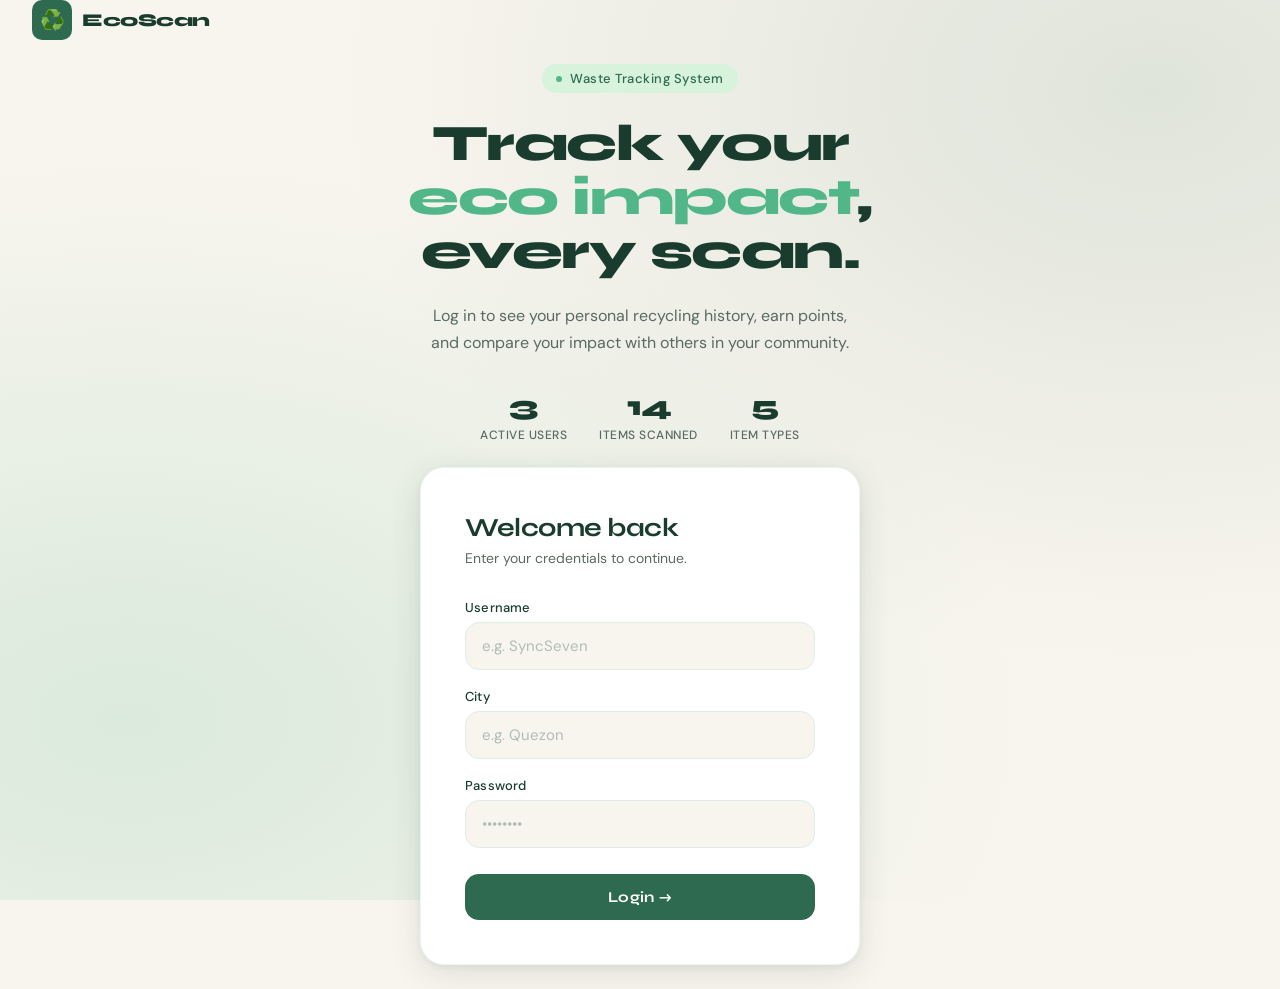
<file: src/history.html>
<!--This class was created with Generative AI-->
<!DOCTYPE html>
<html lang="en">
  <head>
    <meta charset="UTF-8" />
    <meta name="viewport" content="width=device-width, initial-scale=1.0" />
    <link rel="stylesheet" href="../css/login.css" />
    <!-- for bootstrap icons -->
    <link rel="stylesheet" href="https://cdn.jsdelivr.net/npm/bootstrap-icons@1.11.3/font/bootstrap-icons.css">
    <title>EcoScan — My History</title>
  </head>
  <body class="app-page">

    <header class="app-header grid">
      <a href="login.html" class="app-logo">
        <div class="logo-icon">♻️</div>
        <span>EcoScan</span>
      </a>
      <nav class="app-nav">
        <a href="history.html" class="nav-icon-btn" data-tooltip="My History" style="color:var(--accent);">
          <span class="icon-wrap">
            <i class="bi bi-clock-fill"></i>
            <span class="nav-text-active">My History</span>
          </span>
        </a>
        <a href="users.html" class="nav-icon-btn" data-tooltip="All Users">
          <span class="icon-wrap">
            <i class="bi bi-globe-asia-australia"></i>
            <span class="nav-text">All Users</span>
          </span>
        </a>
        <a href="../index.html" class="nav-icon-btn" data-tooltip="Scan">
          <span class="icon-wrap">
            <i class="bi bi-camera-fill"></i>
            <span class="nav-text">Scan</span>
          </span>
        </a>
      </nav>
      <div class="app-header-right">
        <div class="user-pill">
          <div class="user-avatar" id="header-avatar">?</div>
          <span class="user-name" id="header-name">Loading…</span>
        </div>
        <button class="logout-btn" onclick="logout()"><i class="bi bi-box-arrow-in-right"></i></button>
      </div>
    </header>

    <div class="page-content">
      <div class="page-header">
        <div class="page-title-wrap">
          <p class="page-eyebrow">Personal Dashboard</p>
          <h1 class="page-title" id="page-title">My <span>Scan History</span></h1>
        </div>
      </div>

      <div class="stats-row grid" id="stats-row"></div>

      <div class="table-card">
        <div class="table-card-header">
          <h3>All Scanned Items</h3>
          <span class="badge" id="total-badge">0 items</span>
        </div>
        <table class="data-table">
          <thead>
            <tr>
              <th>Item</th>
              <th>Date</th>
              <th>Time</th>
            </tr>
          </thead>
          <tbody id="history-body"></tbody>
        </table>
      </div>
    </div>

    <script src="../js/users.js"></script>
    <script>
      const user = requireAuth();
      if (!user) throw new Error("Not authenticated");

      document.getElementById("header-name").textContent   = user.displayName;
      document.getElementById("header-avatar").textContent = user.displayName.charAt(0);
      document.getElementById("page-title").innerHTML =
        `<span>${user.displayName.split(" ")[0]}'s</span> Scan History`;

      const counts  = getItemCounts(user);
      const total   = user.history.length;
      const topItem = Object.entries(counts).sort((a,b) => b[1]-a[1])[0];

      const ICONS = {
        "Plastic Bottle":  "🍶",
        "Cardboard":       "📦",
        "Paper Cup":       "☕",
        "Snack Wrapper":  "🍟",
        "Paper Container": "🗂️",
        "Food Waste":      "🍌",
      };

      document.getElementById("stats-row").innerHTML = `
        <div class="stat-card">
          <div><i class="bi bi-basket2-fill" style="color: var(--green-light);"></i></div>
          <div class="sc-value">${total}</div>
          <div class="sc-label">Total Items Scanned</div>
        </div>
        <div class="stat-card">
          <div class="sc-icon">${topItem ? ICONS[topItem[0]] || "♻️" : "—"}</div>
          <div class="sc-value">${topItem ? topItem[1] : 0}</div>
          <div class="sc-label">Most Scanned: ${topItem ? topItem[0] : "—"}</div>
        </div>
        <div class="stat-card">
          <div><i class="bi bi-box-seam-fill" style="color: var(--green-light);"></i></div>
          <div class="sc-value">${Object.keys(counts).length}</div>
          <div class="sc-label">Item Types Found</div>
        </div>
        <div class="stat-card">
          <div><i class="bi bi-calendar2-week-fill" style="color: var(--green-light);"></i></div>
          <div class="sc-value">${user.history.length > 0
            ? new Date(user.history[user.history.length - 1].date)
                .toLocaleDateString("en-PH", { month: "short", day: "numeric" })
            : "—"}</div>
          <div class="sc-label">Last Scan</div>
        </div>
      `;

      document.getElementById("total-badge").textContent = `${total} item${total !== 1 ? "s" : ""}`;

      const tbody = document.getElementById("history-body");
      if (user.history.length === 0) {
        tbody.innerHTML = `<tr><td colspan="3" style="text-align:center;padding:40px;color:var(--muted);">
          No items scanned yet. Start scanning! 🌱</td></tr>`;
      } else {
        [...user.history].reverse().forEach(entry => {
          const tr = document.createElement("tr");
          tr.innerHTML = `
            <td><span class="item-chip">${entry.emoji} ${entry.item}</span></td>
            <td>${new Date(entry.date).toLocaleDateString("en-PH",
                  { year: "numeric", month: "short", day: "numeric" })}</td>
            <td>${entry.time}</td>
          `;
          tbody.appendChild(tr);
        });
      }
    </script>
  </body>
</html>
</file>
<file: css/login.css>
/*This class was created with Generative AI */
@import url('https://fonts.googleapis.com/css2?family=Syne:wght@400;600;700;800&family=DM+Sans:wght@300;400;500&display=swap');

/***************************
 *  CSS VARIABLES / RESET  *
 ***************************/
*, *::before, *::after { box-sizing: border-box; margin: 0; padding: 0; }

:root {
  --green-deep:   #1a3c2e;
  --green-mid:    #2d6a4f;
  --green-light:  #52b788;
  --green-pale:   #d8f3dc;
  --cream:        #f8f5ee;
  --ink:          #1a1a1a;
  --muted:        #5a6a60;
  --white:        #ffffff;
  --accent:       #95d5b2;
  --danger:       #c0392b;
  --radius:       14px;
  --shadow:       0 8px 32px rgba(26,60,46,0.12);
  --transition:   0.25s ease;
}

html, body {
  height: 100%;
  font-family: 'DM Sans', sans-serif;
  background-color: var(--cream);
  color: var(--ink);
}

/***************************
 *        GRID BASE        *
 ***************************/
.grid {
  display: grid;
  grid-template-columns: repeat(12, 1fr);
  gap: 24px;
}

/***************************
 *      LOGIN PAGE         *
 ***************************/
body.login-page {
  min-height: fit-content; 
  display: grid;
  grid-template-rows: auto 1fr;
  background: 
    radial-gradient(ellipse at 10% 80%, rgba(82,183,136,0.18) 0%, transparent 55%),
    radial-gradient(ellipse at 90% 10%, rgba(45,106,79,0.12) 0%, transparent 50%),
    var(--cream);
}

/* ── Header ── */
.login-header {
  display: grid;
  grid-template-columns: repeat(12, 1fr);
  gap: 24px;
  padding: 36px 60px 0;
  align-items: center;
}

.login-logo {
  grid-column: 1 / 3;
  display: flex;
  align-items: center;
  gap: 10px;
  text-decoration: none;
}

.login-logo .logo-icon {
  width: 40px;
  height: 40px;
  background: var(--green-mid);
  border-radius: 10px;
  display: flex;
  align-items: center;
  justify-content: center;
  font-size: 20px;
}

.login-logo span {
  font-family: 'Syne', sans-serif;
  font-weight: 800;
  font-size: 18px;
  color: var(--green-deep);
  letter-spacing: -0.5px;
}

/* ── Main Layout ── */
.login-main {
  display: grid;
  grid-template-columns: repeat(12, 1fr);
  gap: 24px;
  padding: 40px 60px 60px;
  align-items: center;
}

/* ── Left: Hero Text ── */
.login-hero {
  grid-column: 1 / 7;
  display: flex;
  flex-direction: column;
  gap: 24px;
  padding-right: 40px;
}

.login-eyebrow {
  display: inline-flex;
  align-items: center;
  gap: 8px;
  background: var(--green-pale);
  color: var(--green-mid);
  font-size: 13px;
  font-weight: 500;
  letter-spacing: 0.5px;
  padding: 6px 14px;
  border-radius: 100px;
  width: fit-content;
}

.login-eyebrow::before {
  content: '';
  width: 6px;
  height: 6px;
  border-radius: 50%;
  background: var(--green-light);
  animation: pulse 2s infinite;
}

@keyframes pulse {
  0%, 100% { opacity: 1; transform: scale(1); }
  50%       { opacity: 0.5; transform: scale(1.4); }
}

.login-hero h1 {
  font-family: 'Syne', sans-serif;
  font-size: clamp(36px, 4vw, 58px);
  font-weight: 800;
  line-height: 1.05;
  letter-spacing: -1.5px;
  color: var(--green-deep);
}

.login-hero h1 em {
  font-style: normal;
  color: var(--green-light);
}

.login-hero p {
  font-size: 16px;
  line-height: 1.7;
  color: var(--muted);
  max-width: 420px;
}

.login-stats {
  display: flex;
  gap: 32px;
  margin-top: 8px;
}

.stat-item {
  display: flex;
  flex-direction: column;
  gap: 4px;
}

.stat-value {
  font-family: 'Syne', sans-serif;
  font-size: 28px;
  font-weight: 800;
  color: var(--green-deep);
  letter-spacing: -1px;
}

.stat-label {
  font-size: 12px;
  color: var(--muted);
  font-weight: 500;
  text-transform: uppercase;
  letter-spacing: 0.5px;
}

/* ── Right: Form Card ── */
.login-form-wrap {
  grid-column: 7 / 12;
  display: flex;
  justify-content: flex-end;
}

.form-card {
  background: var(--white);
  border-radius: 24px;
  padding: 44px;
  width: 100%;
  max-width: 440px;
  box-shadow: var(--shadow), 0 2px 8px rgba(26,60,46,0.06);
  border: 1px solid rgba(149,213,178,0.2);
  animation: slideUp 0.5s ease both;
}

@keyframes slideUp {
  from { opacity: 0; transform: translateY(24px); }
  to   { opacity: 1; transform: translateY(0); }
}

.form-card h2 {
  font-family: 'Syne', sans-serif;
  font-size: 26px;
  font-weight: 700;
  color: var(--green-deep);
  margin-bottom: 6px;
  letter-spacing: -0.5px;
}

.form-card .form-subtitle {
  font-size: 14px;
  color: var(--muted);
  margin-bottom: 32px;
}

.form-fieldset {
  display: flex;
  flex-direction: column;
  gap: 18px;
  border: none;
  padding: 0;
}

.field-group {
  display: flex;
  flex-direction: column;
  gap: 6px;
}

.field-group label {
  font-size: 13px;
  font-weight: 500;
  color: var(--green-deep);
  letter-spacing: 0.2px;
}

.field-group input {
  padding: 13px 16px;
  border: 1.5px solid #e0ece6;
  border-radius: var(--radius);
  font-family: 'DM Sans', sans-serif;
  font-size: 15px;
  color: var(--ink);
  background: var(--cream);
  transition: border-color var(--transition), box-shadow var(--transition);
  outline: none;
}

.field-group input:focus {
  border-color: var(--green-light);
  background: var(--white);
  box-shadow: 0 0 0 3px rgba(82,183,136,0.15);
}

.field-group input::placeholder {
  color: #b0bdb5;
}

.login-btn {
  margin-top: 8px;
  padding: 14px;
  background: var(--green-mid);
  color: var(--white);
  border: none;
  border-radius: var(--radius);
  font-family: 'Syne', sans-serif;
  font-size: 15px;
  font-weight: 700;
  letter-spacing: 0.3px;
  cursor: pointer;
  transition: background var(--transition), transform var(--transition), box-shadow var(--transition);
  width: 100%;
}

.login-btn:hover {
  background: var(--green-deep);
  transform: translateY(-1px);
  box-shadow: 0 6px 20px rgba(45,106,79,0.3);
}

.login-btn:active {
  transform: translateY(0);
}

.error-msg {
  color: var(--danger);
  font-size: 13px;
  background: #fdf0ef;
  border: 1px solid #f5c6c2;
  border-radius: 8px;
  padding: 10px 14px;
  display: none;
}

.error-msg.visible {
  display: block;
  animation: shake 0.3s ease;
}

@keyframes shake {
  0%, 100% { transform: translateX(0); }
  25%       { transform: translateX(-6px); }
  75%       { transform: translateX(6px); }
}

/***************************
 *  HISTORY / USERS PAGES  *
 ***************************/
body.app-page {
  min-height: 100vh;
  display: grid;
  grid-template-rows: auto 1fr;
  background: var(--cream);
}

/* ── App Header ── */
.app-header {
  background: var(--green-deep);
  padding: 0 60px;
  display: grid;
  grid-template-columns: repeat(12, 1fr);
  gap: 24px;
  align-items: center;
  height: 68px;
  position: sticky;
  top: 0;
  z-index: 100;
  box-shadow: 0 2px 16px rgba(26,60,46,0.2);
}

.app-logo {
  grid-column: 1 / 3;
  display: flex;
  align-items: center;
  gap: 10px;
  text-decoration: none;
}

.app-logo .logo-icon {
  width: 34px;
  height: 34px;
  background: var(--green-light);
  border-radius: 8px;
  display: flex;
  align-items: center;
  justify-content: center;
  font-size: 16px;
}

.app-logo span {
  font-family: 'Syne', sans-serif;
  font-weight: 800;
  font-size: 16px;
  color: var(--white);
  letter-spacing: -0.3px;
}

.app-nav {
  grid-column: 3 / 10;
  display: flex;
  gap: 4px;
}

.app-nav a {
  color: rgba(255,255,255,0.65);
  text-decoration: none;
  font-size: 14px;
  font-weight: 500;
  padding: 8px 16px;
  border-radius: 8px;
  transition: all var(--transition);
}

.app-nav a:hover,
.app-nav span.nav-text-active {
  color: var(--white);
}

.app-nav span.nav-text-active {
  color: var(--accent);
}

.app-header-right {
  grid-column: 10 / 13;
  display: flex;
  align-items: center;
  justify-content: flex-end;
  gap: 12px;
}

.user-pill {
  display: flex;
  align-items: center;
  gap: 10px;
  background: rgba(255,255,255,0.1);
  padding: 6px 14px 6px 6px;
  border-radius: 100px;
}

.user-avatar {
  width: 30px;
  height: 30px;
  border-radius: 50%;
  background: var(--green-light);
  display: flex;
  align-items: center;
  justify-content: center;
  font-family: 'Syne', sans-serif;
  font-weight: 700;
  font-size: 13px;
  color: var(--green-deep);
}

.user-name {
  font-size: 13px;
  font-weight: 500;
  color: var(--white);
}

.logout-btn {
  background: rgba(255,255,255,0.12);
  color: rgba(255,255,255,0.8);
  border: none;
  border-radius: 8px;
  padding: 8px 14px;
  font-size: 13px;
  font-family: 'DM Sans', sans-serif;
  cursor: pointer;
  transition: all var(--transition);
}

.logout-btn:hover {
  background: rgba(255,255,255,0.2);
  color: var(--white);
}

/* ── Page Content ── */
.page-content {
  padding: 40px 60px;
}

.page-header {
  display: grid;
  grid-template-columns: repeat(12, 1fr);
  gap: 24px;
  margin-bottom: 40px;
  align-items: end;
}

.page-title-wrap {
  grid-column: 1 / 9;
}

.page-eyebrow {
  font-size: 12px;
  font-weight: 500;
  text-transform: uppercase;
  letter-spacing: 1px;
  color: var(--green-light);
  margin-bottom: 8px;
}

.page-title {
  font-family: 'Syne', sans-serif;
  font-size: clamp(26px, 3vw, 38px);
  font-weight: 800;
  color: var(--green-deep);
  letter-spacing: -1px;
  line-height: 1.1;
}

.page-title span {
  color: var(--green-light);
}

/* ── Stat Cards Row ── */
.stats-row {
  display: grid;
  grid-template-columns: repeat(12, 1fr);
  gap: 20px;
  margin-bottom: 36px;
}

.stat-card {
  grid-column: span 3;
  background: var(--white);
  border-radius: var(--radius);
  padding: 24px;
  border: 1px solid rgba(149,213,178,0.2);
  box-shadow: 0 2px 12px rgba(26,60,46,0.05);
  display: flex;
  flex-direction: column;
  gap: 6px;
  position: relative;
  overflow: hidden;
  transition: transform var(--transition), box-shadow var(--transition);
}

.stat-card:hover {
  transform: translateY(-2px);
  box-shadow: 0 8px 24px rgba(26,60,46,0.1);
}

.stat-card::before {
  content: '';
  position: absolute;
  top: 0; left: 0; right: 0;
  height: 3px;
  background: var(--green-light);
  border-radius: 3px 3px 0 0;
}

.stat-card .sc-value {
  font-family: 'Syne', sans-serif;
  font-size: 32px;
  font-weight: 800;
  color: var(--green-deep);
  letter-spacing: -1px;
}

.stat-card .sc-label {
  font-size: 13px;
  color: var(--muted);
  font-weight: 500;
}

/* ── Table ── */
.table-card {
  background: var(--white);
  border-radius: var(--radius);
  border: 1px solid rgba(149,213,178,0.2);
  box-shadow: 0 2px 12px rgba(26,60,46,0.05);
  overflow: hidden;
  margin-bottom: 32px;
}

.table-card-header {
  padding: 20px 28px;
  border-bottom: 1px solid var(--green-pale);
  display: flex;
  align-items: center;
  justify-content: space-between;
}

.table-card-header h3 {
  font-family: 'Syne', sans-serif;
  font-size: 16px;
  font-weight: 700;
  color: var(--green-deep);
}

.badge {
  background: var(--green-pale);
  color: var(--green-mid);
  font-size: 12px;
  font-weight: 600;
  padding: 4px 10px;
  border-radius: 100px;
}

.data-table {
  width: 100%;
  border-collapse: collapse;
}

.data-table th {
  text-align: left;
  padding: 12px 28px;
  font-size: 11px;
  font-weight: 600;
  text-transform: uppercase;
  letter-spacing: 0.8px;
  color: var(--muted);
  background: #fafdf9;
  border-bottom: 1px solid var(--green-pale);
}

.data-table td {
  padding: 14px 28px;
  font-size: 14px;
  color: var(--ink);
  border-bottom: 1px solid rgba(216,243,220,0.5);
}

.data-table tr:last-child td { border-bottom: none; }

.data-table tr:hover td {
  background: rgba(216,243,220,0.2);
}

.item-chip {
  display: inline-flex;
  align-items: center;
  gap: 6px;
  background: var(--green-pale);
  color: var(--green-mid);
  font-size: 13px;
  font-weight: 500;
  padding: 4px 10px;
  border-radius: 100px;
}

/* ── Charts Section ── */
.charts-grid {
  display: grid;
  grid-template-columns: repeat(12, 1fr);
  gap: 24px;
  margin-bottom: 36px;
}

.chart-card {
  background: var(--white);
  border-radius: var(--radius);
  padding: 28px;
  border: 1px solid rgba(149,213,178,0.2);
  box-shadow: 0 2px 12px rgba(26,60,46,0.05);
}

.chart-card.wide  { grid-column: span 8; }
.chart-card.narrow { grid-column: span 4; }
.chart-card.full  { grid-column: span 12; }

.chart-card h3 {
  font-family: 'Syne', sans-serif;
  font-size: 15px;
  font-weight: 700;
  color: var(--green-deep);
  margin-bottom: 20px;
  letter-spacing: -0.3px;
}

.chart-canvas-wrap {
  position: relative;
  height: 260px;
}

/* ── Users Cards ── */
.users-grid {
  display: grid;
  grid-template-columns: repeat(12, 1fr);
  gap: 20px;
  margin-bottom: 36px;
}

.user-card {
  grid-column: span 4;
  background: var(--white);
  border-radius: var(--radius);
  padding: 24px;
  border: 1px solid rgba(149,213,178,0.2);
  box-shadow: 0 2px 12px rgba(26,60,46,0.05);
  transition: transform var(--transition), box-shadow var(--transition);
}

.user-card:hover {
  transform: translateY(-3px);
  box-shadow: 0 10px 28px rgba(26,60,46,0.1);
}

.user-card-top {
  display: flex;
  align-items: center;
  gap: 14px;
  margin-bottom: 18px;
}

.uc-avatar {
  width: 46px;
  height: 46px;
  border-radius: 50%;
  display: flex;
  align-items: center;
  justify-content: center;
  font-family: 'Syne', sans-serif;
  font-weight: 700;
  font-size: 18px;
  color: var(--white);
  flex-shrink: 0;
}

.uc-info h4 {
  font-family: 'Syne', sans-serif;
  font-size: 15px;
  font-weight: 700;
  color: var(--green-deep);
  letter-spacing: -0.3px;
}

.uc-info p {
  font-size: 12px;
  color: var(--muted);
  margin-top: 2px;
}

.uc-stats {
  display: grid;
  grid-template-columns: 1fr 1fr;
  gap: 10px;
}

.uc-stat {
  background: var(--cream);
  border-radius: 8px;
  padding: 10px;
  text-align: center;
}

.uc-stat-val {
  font-family: 'Syne', sans-serif;
  font-size: 20px;
  font-weight: 800;
  color: var(--green-deep);
  letter-spacing: -0.5px;
}

.uc-stat-lbl {
  font-size: 11px;
  color: var(--muted);
  font-weight: 500;
}

/* ── Responsive ── */
@media (max-width: 1280px) {
  .login-header,
  .app-header  { padding: 0 32px; }
  .login-main,
  .page-content { padding: 24px 32px; }

  .login-hero    { grid-column: 1 / 13; padding-right: 0; text-align: center; align-items: center; }
  .login-form-wrap { grid-column: 1 / 13; justify-content: center; }

  .stat-card  { grid-column: span 6; }
  .chart-card.wide,
  .chart-card.narrow { grid-column: span 12; }
  .user-card  { grid-column: span 6; }
}

@media (max-width: 768px) {
  .login-logo { grid-column: 1 / 13; justify-self: center; }

  /* Header: 3-column layout — logo | nav icons | user */
  .app-header {
    height: 60px;
    padding: 0 12px;
    grid-template-columns: auto 1fr auto;   /* logo | nav | user pill */
    gap: 0;
    display: flex;                          /* switch to flex for simpler alignment */
    align-items: center;
    justify-content: space-between;
  }

  /* Logo: show icon only, hide text */
  .app-logo { grid-column: unset; flex-shrink: 0; }
  .app-logo span { display: none; }        /* hide "EcoScan" text */
  .app-logo .logo-icon {
    width: 36px;
    height: 36px;
    font-size: 18px;
  }

  /* Nav: keep visible, shrink and center */
  .app-nav {
    display: flex;                          /* override display:none — keep nav visible */
    align-items: center;
    justify-content: center;
    gap: 4px;
    flex: 1;
  }

  /* Nav icon buttons: tighter on mobile */
  .nav-icon-btn {
    width: 40px;
    height: 40px;
    border-radius: 10px;
  }

  .icon-wrap {
  display: flex;
  align-items: center;
  gap: 6px; /* space between icon and text */
}

.nav-icon-btn i {
  font-size: 18px;
  font-style: normal; /* prevents weird slanted look */
}

.nav-text { display: none;}
.nav-text-active { display: none; } 

  .nav-icon-btn .icon-default,
  .nav-icon-btn .icon-alt { font-size: 20px; }
  .nav-icon-btn::after { display: none; }  /* hide tooltips on mobile */

  /* User pill: avatar only, no name */
  .app-header-right { flex-shrink: 0; display: flex; align-items: center; gap: 8px; }
  .user-name  { display: none; }
  .user-pill  { padding: 4px; background: transparent; }
  .user-avatar { width: 32px; height: 32px; font-size: 13px; }
  .logout-btn { font-size: 12px; padding: 6px 10px; }

  /* Hide bottom nav since header nav is visible */
  .bottom-nav { display: none; }

  .page-content { padding: 20px 16px 32px; } /* no extra bottom padding needed */

  .stat-card  { grid-column: span 6; }
  .user-card  { grid-column: span 12; }

  /* Form card */
  .form-card {
    padding: 28px 20px;
    max-width: 100%;
    margin: 0 auto;
    border-radius: 16px;
  }
  .login-form-wrap { padding: 0 8px; }
  .login-stats { flex-wrap: wrap; gap: 16px; }
}

@media (max-width: 430px) {
  .login-hero h1  { font-size: 32px; letter-spacing: -1px; }
  .stat-card      { grid-column: span 12; }
  .login-main     { padding: 20px 16px; gap: 16px; }

  /* Nav icons: slightly smaller on very tight screens */
  .nav-icon-btn {
    width: 36px;
    height: 36px;
    border-radius: 8px;
  }
  .nav-icon-btn .icon-default,
  .nav-icon-btn .icon-alt { font-size: 18px; }

  /* Form card: tighter on very small screens */
  .form-card {
    padding: 22px 14px;
    border-radius: 12px;
  }
  .field-group input  { padding: 11px 12px; font-size: 14px; }
  .login-btn          { padding: 13px; font-size: 14px; }
  .login-header       { padding: 20px 16px 0; }
  .stat-value         { font-size: 22px; }
}
/* ── Guest login button in app header ── */
.login-btn-header {
  display: inline-flex;
  align-items: center;
  gap: 6px;
  padding: 8px 18px;
  background-color: var(--accent, #52b788);
  color: #fff;
  border-radius: 20px;
  font-size: 0.875rem;
  font-weight: 600;
  text-decoration: none;
  transition: background 0.2s ease, transform 0.1s ease;
  white-space: nowrap;
}
.login-btn-header:hover  { background-color: var(--green-mid, #40916c); }
.login-btn-header:active { transform: scale(0.97); }
</file>
